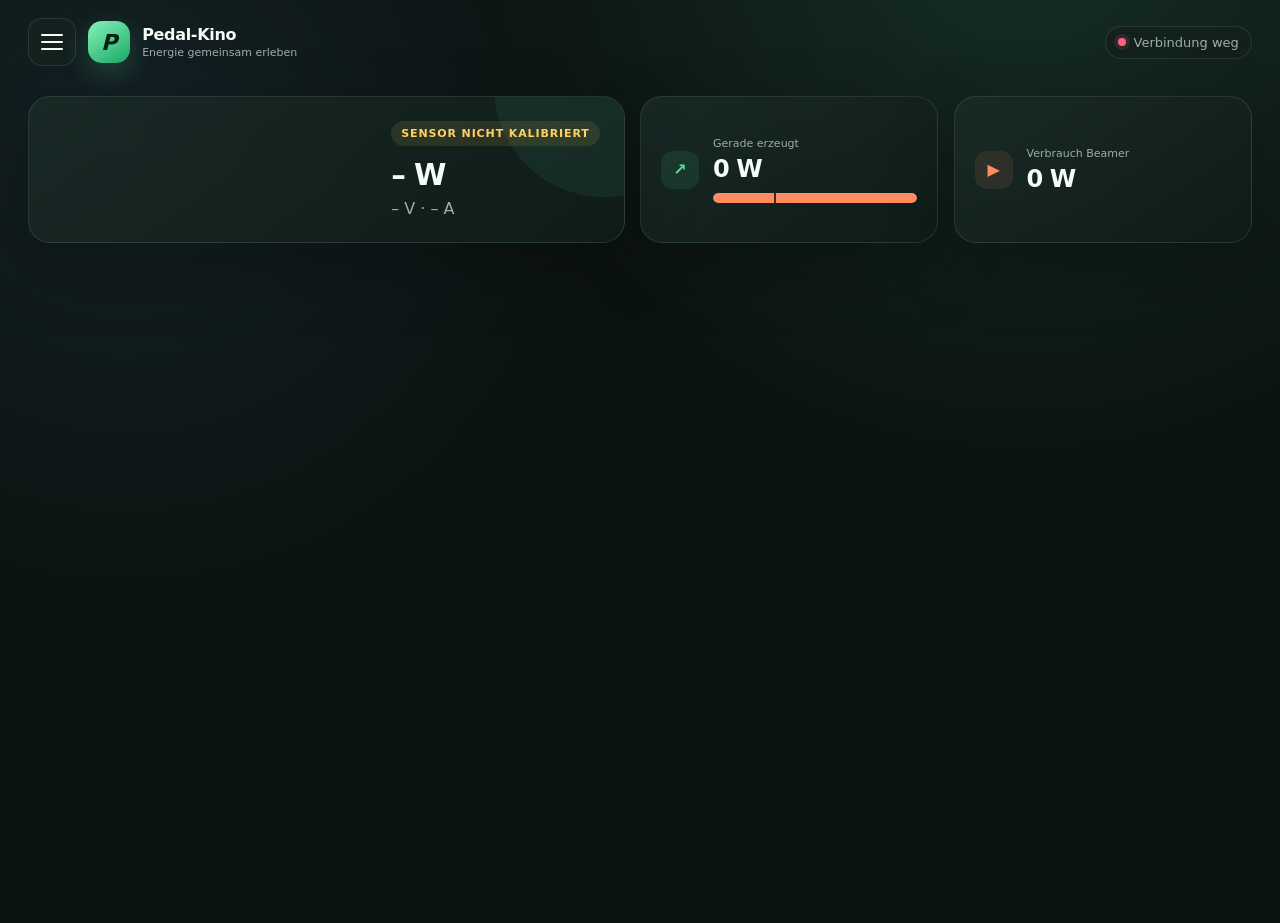
<file: data/index.html>
<!doctype html>
<html lang="de">
  <head>
    <meta charset="utf-8">
    <meta name="viewport" content="width=device-width, initial-scale=1, viewport-fit=cover">
    <meta name="theme-color" content="#101a17">
    <title>Pedal-Kino</title>
    <link rel="stylesheet" href="app.css">
  </head>
  <body>
    <header class="app-header">
      <div class="header-start">
        <button id="menu-toggle" class="menu-toggle" type="button" aria-expanded="false" aria-controls="main-navigation" aria-label="Navigation öffnen"><span></span><span></span><span></span></button>
        <a class="brand" href="#overview" aria-label="Pedal-Kino Übersicht">
          <span class="brand-mark" aria-hidden="true">P</span>
          <span><strong>Pedal-Kino</strong><small>Energie gemeinsam erleben</small></span>
        </a>
      </div>
      <div id="connection-status" class="connection-status" data-state="connecting">
        <span class="status-dot"></span><span class="status-label">Verbinde …</span>
      </div>
    </header>

    <nav id="main-navigation" class="view-nav" aria-label="Ansicht wählen">
      <button type="button" data-view="overview" class="active">Übersicht</button>
      <button type="button" data-view="bike-1">Bike 1</button>
      <button type="button" data-view="bike-2">Bike 2</button>
      <button type="button" data-view="bike-3">Bike 3</button>
      <button type="button" data-view="bike-4">Bike 4</button>
      <button type="button" data-view="ranking">Rangliste</button>
    </nav>

    <main>
      <section id="view-overview" class="view active" aria-label="Übersicht">
        <div class="system-grid">
          <article class="battery-card panel">
            <div id="battery-flow-gauge" class="battery-flow-gauge"></div>
            <div class="battery-copy">
              <span id="flow-badge" class="flow-badge" data-state="unknown">Sensor nicht kalibriert</span>
              <h2><span id="battery-power">–</span> W</h2>
              <p><span id="battery-voltage">–</span> V · <span id="battery-current">–</span> A</p>
            </div>
          </article>

          <article class="metric-card panel">
            <span class="metric-icon generated" aria-hidden="true">↗</span>
            <div class="metric-body"><small>Gerade erzeugt</small><strong><span id="generated-power">0</span> W</strong><div class="power-bar" role="img" aria-label="Erzeugte Leistung, Skala 0 bis 500 Watt"><span id="generated-bar" data-state="low"></span></div></div>
          </article>
          <article class="metric-card panel">
            <span class="metric-icon consumed" aria-hidden="true">▶</span>
            <div><small>Verbrauch Beamer</small><strong><span id="load-power">0</span> W</strong></div>
          </article>
        </div>

        <div id="bike-grid" class="bike-grid"></div>
      </section>

      <section id="view-bike" class="view" aria-live="polite">
        <div id="bike-detail"></div>
      </section>

      <section id="view-ranking" class="view" aria-labelledby="ranking-title">
        <div class="section-heading compact-heading">
          <div><p class="eyebrow">Alle Fahrer</p><h1 id="ranking-title">Rangliste</h1></div>
          <button id="reset-ranking" class="ranking-reset" type="button">Rangliste zurücksetzen</button>
        </div>
        <div id="ranking-list" class="ranking-list"></div>
      </section>

    </main>

    <div id="toast" class="toast" role="status" aria-live="polite"></div>
    <script src="app.js"></script>
  </body>
</html>
</file>
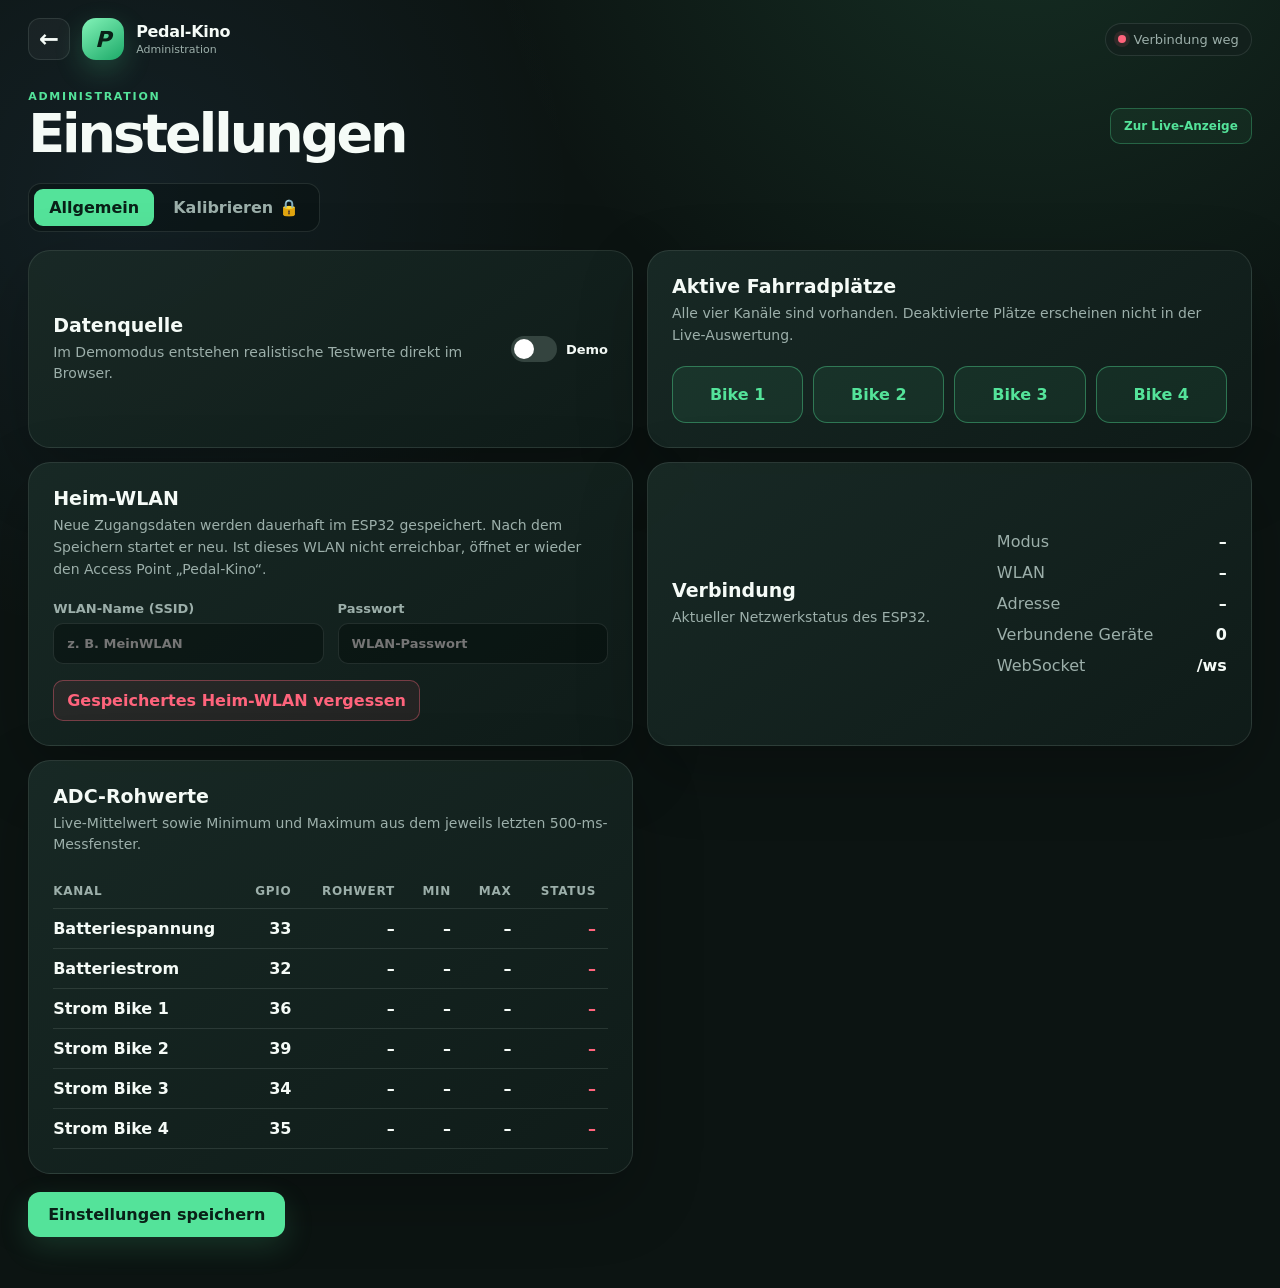
<file: data/config.html>
<!doctype html>
<html lang="de">
  <head>
    <meta charset="utf-8">
    <meta name="viewport" content="width=device-width, initial-scale=1, viewport-fit=cover">
    <meta name="theme-color" content="#101a17">
    <title>Konfiguration · Pedal-Kino</title>
    <link rel="stylesheet" href="app.css">
  </head>
  <body data-page="config">
    <header class="app-header">
      <div class="header-start">
        <a class="config-back" href="/" aria-label="Zurück zur Pedal-Kino-Anzeige">←</a>
        <a class="brand" href="/" aria-label="Pedal-Kino Übersicht">
          <span class="brand-mark" aria-hidden="true">P</span>
          <span><strong>Pedal-Kino</strong><small>Administration</small></span>
        </a>
      </div>
      <div id="connection-status" class="connection-status" data-state="connecting">
        <span class="status-dot"></span><span class="status-label">Verbinde …</span>
      </div>
    </header>

    <main>
      <section class="view active" aria-labelledby="settings-title">
        <div class="section-heading config-heading">
          <div><p class="eyebrow">Administration</p><h1 id="settings-title">Einstellungen</h1></div>
          <a class="secondary-button" href="/">Zur Live-Anzeige</a>
        </div>

        <nav class="settings-subnav" aria-label="Einstellungsbereich">
          <button type="button" class="active" data-settings-pane="general">Allgemein</button>
          <button type="button" data-settings-pane="calibration">Kalibrieren 🔒</button>
        </nav>

        <section id="settings-general" class="settings-pane active">
          <div class="settings-layout">
            <article class="panel settings-card">
              <div class="setting-copy"><h2>Datenquelle</h2><p>Im Demomodus entstehen realistische Testwerte direkt im Browser.</p></div>
              <label class="switch"><input id="demo-mode" type="checkbox"><span></span><b>Demo</b></label>
            </article>

            <article class="panel settings-card vertical">
              <div class="setting-copy"><h2>Aktive Fahrradplätze</h2><p>Alle vier Kanäle sind vorhanden. Deaktivierte Plätze erscheinen nicht in der Live-Auswertung.</p></div>
              <div id="bike-settings" class="bike-settings"></div>
            </article>

            <article class="panel settings-card vertical">
              <div class="setting-copy"><h2>Heim-WLAN</h2><p>Neue Zugangsdaten werden dauerhaft im ESP32 gespeichert. Nach dem Speichern startet er neu. Ist dieses WLAN nicht erreichbar, öffnet er wieder den Access Point „Pedal-Kino“.</p></div>
              <div class="wifi-fields">
                <label><span>WLAN-Name (SSID)</span><input id="wifi-ssid" type="text" maxlength="32" autocomplete="off" placeholder="z. B. MeinWLAN"></label>
                <label><span>Passwort</span><input id="wifi-password" type="password" maxlength="63" autocomplete="new-password" placeholder="WLAN-Passwort"></label>
              </div>
              <button id="forget-wifi" class="danger-button" type="button">Gespeichertes Heim-WLAN vergessen</button>
            </article>

            <article class="panel settings-card info-card">
              <div class="setting-copy"><h2>Verbindung</h2><p>Aktueller Netzwerkstatus des ESP32.</p></div>
              <dl><div><dt>Modus</dt><dd id="network-mode">–</dd></div><div><dt>WLAN</dt><dd id="network-ssid">–</dd></div><div><dt>Adresse</dt><dd id="network-address">–</dd></div><div><dt>Verbundene Geräte</dt><dd id="client-count">0</dd></div><div><dt>WebSocket</dt><dd>/ws</dd></div></dl>
            </article>

            <article class="panel settings-card vertical">
              <div class="setting-copy"><h2>ADC-Rohwerte</h2><p>Live-Mittelwert sowie Minimum und Maximum aus dem jeweils letzten 500-ms-Messfenster.</p></div>
              <div class="adc-table-wrap">
                <table class="adc-table">
                  <thead><tr><th>Kanal</th><th>GPIO</th><th>Rohwert</th><th>Min</th><th>Max</th><th>Status</th></tr></thead>
                  <tbody id="adc-raw-values"><tr><td colspan="6">Noch keine Messwerte</td></tr></tbody>
                </table>
              </div>
            </article>
          </div>
          <button id="save-settings" class="primary-button" type="button">Einstellungen speichern</button>
        </section>

        <section id="settings-calibration" class="settings-pane" aria-labelledby="calibration-title">
          <aside class="calibration-warning" role="alert">
            <strong>Warnung: Kalibrierung nur durch fachkundige Personen</strong>
            <p>Nur durchführen, wenn du den Messaufbau sicher beherrschst und ein strombegrenztes Labornetzteil sowie ein geeignetes Referenzmessgerät zur Verfügung hast. Falsche Verdrahtung oder Stromstärken können Sensoren, ESP32, Leitungen und Netzteil beschädigen und zu gefährlicher Erwärmung führen.</p>
          </aside>
          <div class="calibration-heading">
            <div><p class="eyebrow">Messwerte</p><h2 id="calibration-title">Sensoren kalibrieren</h2></div>
            <div class="calibration-heading-actions">
              <p>Der angezeigte ADC-Rohwert ist über 500 ms gemittelt. Lege den Referenzwert exakt an, kontrolliere ihn mit dem Referenzmessgerät und speichere dann den Punkt.</p>
              <a class="secondary-button" href="/calibration.json" download="pedal-kino-calibration.json">Kalibrierdatei herunterladen</a>
            </div>
          </div>
          <div id="calibration-sensors" class="calibration-sensors"></div>
        </section>
      </section>
    </main>

    <div id="toast" class="toast" role="status" aria-live="polite"></div>
    <script src="app.js"></script>
  </body>
</html>
</file>
<file: data/app.css>
:root {
  color-scheme: dark;
  --bg: #0c1412;
  --panel: #14211e;
  --panel-raised: #192a26;
  --line: rgba(225, 245, 236, 0.11);
  --text: #f5fbf7;
  --muted: #9cafaa;
  --green: #54e39a;
  --green-deep: #1ca968;
  --yellow: #ffd166;
  --orange: #ff8c61;
  --red: #ff647c;
  --blue: #68a9ff;
  --radius: 22px;
  --shadow: 0 24px 70px rgba(0, 0, 0, 0.24);
  font-family: Inter, ui-sans-serif, system-ui, -apple-system, BlinkMacSystemFont, "Segoe UI", sans-serif;
}

* { box-sizing: border-box; }
html { scroll-behavior: smooth; }
body {
  margin: 0;
  min-width: 320px;
  min-height: 100vh;
  color: var(--text);
  background:
    radial-gradient(circle at 80% -10%, rgba(84, 227, 154, 0.13), transparent 34rem),
    radial-gradient(circle at 10% 15%, rgba(104, 169, 255, 0.08), transparent 28rem),
    var(--bg);
}
button, input { font: inherit; }
button { color: inherit; }

.app-header {
  width: 100%;
  padding: 18px clamp(16px, 2.2vw, 42px);
  display: flex;
  align-items: center;
  justify-content: space-between;
  gap: 20px;
}
.header-start { display: flex; align-items: center; gap: 12px; }
.menu-toggle { width: 48px; height: 48px; flex: 0 0 auto; padding: 12px; display: grid; align-content: center; gap: 5px; border: 1px solid var(--line); border-radius: 14px; background: var(--panel); cursor: pointer; }
.menu-toggle span { display: block; width: 100%; height: 2px; border-radius: 2px; background: var(--text); transition: transform .2s ease, opacity .2s ease; }
.menu-toggle[aria-expanded="true"] span:first-child { transform: translateY(7px) rotate(45deg); }
.menu-toggle[aria-expanded="true"] span:nth-child(2) { opacity: 0; }
.menu-toggle[aria-expanded="true"] span:last-child { transform: translateY(-7px) rotate(-45deg); }
.brand { color: inherit; text-decoration: none; display: flex; align-items: center; gap: 12px; }
.brand-mark {
  width: 42px; height: 42px; display: grid; place-items: center; border-radius: 14px;
  color: #092017; font-size: 22px; font-weight: 900; font-style: italic;
  background: linear-gradient(145deg, #83f3b8, var(--green-deep)); box-shadow: 0 10px 28px rgba(84, 227, 154, .22);
}
.brand strong, .brand small { display: block; }
.brand strong { letter-spacing: -.02em; }
.brand small { color: var(--muted); font-size: 11px; margin-top: 2px; }
.connection-status {
  display: flex; align-items: center; gap: 8px; padding: 8px 12px; border: 1px solid var(--line);
  border-radius: 999px; color: var(--muted); font-size: 13px; background: rgba(20, 33, 30, .72);
}
.status-dot { width: 8px; height: 8px; border-radius: 50%; background: var(--yellow); box-shadow: 0 0 0 4px rgba(255, 209, 102, .12); }
.connection-status[data-state="live"] .status-dot { background: var(--green); box-shadow: 0 0 0 4px rgba(84, 227, 154, .12); }
.connection-status[data-state="offline"] .status-dot { background: var(--red); box-shadow: 0 0 0 4px rgba(255, 100, 124, .12); }
.connection-status[data-state="demo"] .status-dot { background: var(--blue); box-shadow: 0 0 0 4px rgba(104, 169, 255, .12); }

.view-nav {
  position: fixed; top: 78px; left: clamp(16px, 2.2vw, 42px); z-index: 30; width: min(360px, calc(100vw - 32px)); padding: 10px;
  display: grid; gap: 6px; border: 1px solid var(--line); visibility: hidden; opacity: 0; transform: translateY(-8px); pointer-events: none;
  border-radius: 18px; background: rgba(12, 20, 18, .97); backdrop-filter: blur(18px); box-shadow: 0 24px 70px rgba(0, 0, 0, .42); transition: opacity .2s ease, transform .2s ease, visibility .2s;
}
.view-nav.open { visibility: visible; opacity: 1; transform: translateY(0); pointer-events: auto; }
.view-nav button {
  width: 100%; min-height: 54px; padding: 13px 18px; border: 0; border-radius: 12px; text-align: left;
  background: transparent; color: var(--muted); font-size: 18px; font-weight: 800; cursor: pointer; transition: .2s ease;
}
.view-nav button:hover { color: var(--text); background: rgba(255, 255, 255, .04); }
.view-nav button.active { color: #092017; background: var(--green); box-shadow: 0 8px 22px rgba(84, 227, 154, .17); }
.view-nav button.disabled { opacity: .36; }

main { width: 100%; min-height: calc(100vh - 84px); padding: 12px clamp(16px, 2.2vw, 42px) clamp(28px, 4vw, 64px); }
.view { display: none; animation: rise .3s ease; }
.view.active { display: block; min-height: calc(100vh - 124px); }
@keyframes rise { from { opacity: 0; transform: translateY(7px); } }
.section-heading, .subheading { display: flex; align-items: end; justify-content: space-between; gap: 24px; margin-bottom: 22px; }
.section-heading h1 { margin: 3px 0 0; font-size: clamp(30px, 5vw, 54px); line-height: 1.02; letter-spacing: -.055em; }
.eyebrow { margin: 0; color: var(--green); text-transform: uppercase; letter-spacing: .16em; font-size: 11px; font-weight: 800; }
.last-update, .subheading > p { color: var(--muted); font-size: 13px; }
.panel { border: 1px solid var(--line); border-radius: var(--radius); background: linear-gradient(145deg, rgba(25, 42, 38, .94), rgba(16, 28, 25, .94)); box-shadow: var(--shadow); }

.system-grid { display: grid; grid-template-columns: minmax(390px, 2fr) repeat(2, minmax(190px, 1fr)); gap: clamp(10px, 1.2vw, 20px); margin-bottom: clamp(12px, 1.5vw, 24px); }
.battery-card { display: flex; align-items: center; gap: 24px; padding: 24px; overflow: hidden; position: relative; }
.battery-card::after { content: ""; position: absolute; width: 220px; height: 220px; right: -90px; top: -120px; border-radius: 50%; background: rgba(84, 227, 154, .07); }
.battery-flow-gauge { flex: 1 1 260px; min-width: 210px; max-width: 320px; position: relative; z-index: 1; }
.battery-flow-svg { width: 100%; display: block; overflow: visible; }
.battery-flow-discharge, .battery-flow-charge { fill: none; stroke-width: 10; stroke-linecap: round; }
.battery-flow-discharge { stroke: var(--orange); }
.battery-flow-charge { stroke: var(--green); }
.battery-flow-ticks line { stroke: rgba(245,251,247,.55); stroke-width: 1.5; }
.battery-flow-ticks text { fill: var(--muted); font-size: 8px; text-anchor: middle; dominant-baseline: middle; }
.battery-flow-needle { transform-origin: 110px 100px; transition: transform .45s cubic-bezier(.2,.8,.2,1); }
.battery-flow-needle path { fill: var(--text); filter: drop-shadow(0 3px 3px rgba(0,0,0,.45)); }
.battery-flow-needle.unavailable { opacity: .25; }
.battery-flow-side { font-size: 10px; font-weight: 800; text-transform: uppercase; letter-spacing: .07em; }
.battery-flow-side.discharge { fill: var(--orange); }
.battery-flow-side.charge { fill: var(--green); }
.battery-copy { min-width: 145px; position: relative; z-index: 1; }
.battery-copy h2 { margin: 12px 0 7px; font-size: clamp(20px, 2.3vw, 30px); letter-spacing: -.035em; }
.battery-copy p { margin: 0; color: var(--muted); }
.flow-badge { display: inline-grid; max-width: 100%; padding: 6px 10px; border-radius: 999px; color: var(--yellow); background: rgba(255, 209, 102, .1); font-size: 11px; font-weight: 800; text-transform: uppercase; letter-spacing: .08em; }
.flow-badge > span { grid-area: 1 / 1; }
.flow-badge .flow-ghost { visibility: hidden; }
.flow-badge[data-state="charging"] { color: var(--green); background: rgba(84, 227, 154, .1); }
.flow-badge[data-state="discharging"] { color: var(--orange); background: rgba(255, 140, 97, .1); }
.metric-card { min-height: 110px; padding: 20px; display: flex; align-items: center; gap: 14px; }
.metric-icon { width: 38px; height: 38px; flex: 0 0 auto; display: grid; place-items: center; border-radius: 12px; font-weight: 900; }
.metric-icon.generated { color: var(--green); background: rgba(84,227,154,.1); }
.metric-icon.consumed { color: var(--orange); background: rgba(255,140,97,.1); }
.metric-icon.clients { color: var(--blue); background: rgba(104,169,255,.1); }
.metric-card small, .metric-card strong { display: block; }
.metric-card small { color: var(--muted); font-size: 11px; margin-bottom: 5px; }
.metric-card strong { font-size: 24px; letter-spacing: -.04em; }
.metric-body { flex: 1; min-width: 0; }
.power-bar { position: relative; height: 10px; margin-top: 10px; border-radius: 999px; background: rgba(245,251,247,.1); overflow: hidden; }
.power-bar::after { content: ""; position: absolute; left: 30%; top: 0; bottom: 0; width: 2px; background: rgba(12,20,18,.8); }
.power-bar span { display: block; height: 100%; border-radius: 999px; background: var(--orange); transition: width .45s cubic-bezier(.2,.8,.2,1), background-color .3s; }
.power-bar span[data-state="good"] { background: var(--green); }

.subheading { margin-bottom: 16px; }
.subheading h2 { margin: 3px 0 0; font-size: 25px; letter-spacing: -.04em; }
.bike-grid { display: grid; grid-template-columns: repeat(auto-fit, minmax(min(280px, 100%), 1fr)); gap: clamp(10px, 1.2vw, 20px); }
.bike-card { padding: 20px; cursor: pointer; transition: transform .2s ease, border-color .2s ease; overflow: hidden; }
.bike-card:hover { transform: translateY(-3px); border-color: rgba(84, 227, 154, .35); }
.bike-card.disabled { opacity: .46; filter: saturate(.3); cursor: default; }
.bike-card-head { display: flex; align-items: center; justify-content: space-between; gap: 12px; }
.bike-identity { display: flex; align-items: center; gap: 10px; }
.bike-rider { display: grid; justify-items: start; }
.bike-rider small { margin-top: 1px; color: var(--muted); font-size: 10px; }
.bike-rider small.placeholder { visibility: hidden; }
.rider-name { font-size: 17px; font-weight: 850; }
.bike-number { display: grid; place-items: center; width: 34px; height: 34px; border-radius: 11px; color: #092017; background: var(--green); font-weight: 900; }
.bike-state { color: var(--muted); font-size: 11px; text-transform: uppercase; letter-spacing: .1em; }
.bike-power { margin: -4px 0 5px; font-size: 42px; line-height: 1; letter-spacing: -.06em; }
.bike-power small { color: var(--muted); font-size: 16px; letter-spacing: 0; }
.bike-energy { margin: 0; color: var(--muted); font-size: 13px; }
.bike-energy-row { display: flex; align-items: center; justify-content: space-between; gap: 10px; }
.energy-reset { padding: 7px 10px; border: 1px solid var(--line); border-radius: 8px; color: var(--muted); background: rgba(255,255,255,.03); font-size: 11px; font-weight: 800; cursor: pointer; white-space: nowrap; }
.energy-reset:hover { color: var(--text); border-color: rgba(84,227,154,.35); }
.detail-reset { margin-top: 14px; padding: 8px 10px; font-size: 11px; }
.sparkline { width: calc(100% + 40px); height: 66px; margin: 18px -20px -20px; display: block; }
.sparkline path.area { fill: rgba(84, 227, 154, .08); }
.sparkline polyline { fill: none; stroke: var(--green); stroke-width: 2.2; vector-effect: non-scaling-stroke; }

.needle-gauge { display: block; overflow: visible; }
.needle-gauge.compact { width: 100%; height: 112px; margin: 12px auto 0; }
.needle-gauge.large { position: absolute; width: min(43%, 270px); right: 30px; top: 50%; transform: translateY(-52%); }
.gauge-track, .gauge-zone { fill: none; stroke-width: 8; stroke-linecap: round; }
.gauge-track { stroke: rgba(255,255,255,.07); }
.gauge-zone.low { stroke: var(--orange); }
.gauge-zone.good { stroke: var(--green); }
.gauge-zone.peak { stroke: var(--yellow); }
.gauge-ticks line { stroke: rgba(245,251,247,.48); stroke-width: 1.4; }
.gauge-labels text { fill: var(--muted); font-size: 7px; text-anchor: middle; dominant-baseline: middle; }
.gauge-needle { transform-origin: 90px 87px; transition: transform .45s cubic-bezier(.2,.8,.2,1); }
.gauge-needle path { fill: var(--text); filter: drop-shadow(0 3px 3px rgba(0,0,0,.45)); }
.gauge-hub { fill: var(--panel-raised); stroke: var(--text); stroke-width: 3; }

.bike-detail-header { display: flex; align-items: center; justify-content: space-between; gap: 20px; margin-bottom: 20px; }
.bike-detail-header h1 { margin: 2px 0 0; font-size: clamp(34px, 7vw, 64px); letter-spacing: -.06em; }
.live-chip { color: var(--green); font-size: 12px; font-weight: 800; text-transform: uppercase; letter-spacing: .1em; }
.detail-grid { min-height: calc(100vh - 210px); display: grid; grid-template-columns: minmax(0, 1.7fr) minmax(280px, 1fr); gap: clamp(10px, 1.2vw, 20px); }
.power-stage { min-height: 350px; padding: 34px; display: flex; flex-direction: column; justify-content: space-between; position: relative; overflow: hidden; }
.power-stage::after { content: ""; position: absolute; width: 320px; height: 320px; right: -130px; bottom: -170px; border-radius: 50%; background: rgba(84,227,154,.09); }
.power-stage .giant-power { font-size: clamp(80px, 15vw, 150px); line-height: .85; letter-spacing: -.08em; font-weight: 850; }
.power-stage .giant-power small { font-size: .2em; color: var(--muted); letter-spacing: 0; }
.power-stage-copy { position: relative; z-index: 2; }
.effort-bar { height: 10px; border-radius: 99px; overflow: hidden; background: rgba(255,255,255,.07); }
.effort-bar span { display: block; height: 100%; width: 0; border-radius: inherit; background: linear-gradient(90deg, var(--green-deep), var(--green), var(--yellow)); transition: width .5s ease; }
.detail-side { display: grid; gap: 14px; }
.detail-metric { padding: 26px; }
.detail-metric small { color: var(--muted); }
.detail-metric strong { display: block; margin-top: 8px; font-size: 34px; letter-spacing: -.05em; }
.history-panel { grid-column: 1 / -1; padding: 24px; }
.history-panel h2 { margin: 0 0 18px; font-size: 18px; }
.history-panel .sparkline { width: 100%; height: 150px; margin: 0; }

.ranking-list { display: grid; gap: 10px; }
.ranking-entry { min-height: 82px; padding: 16px 22px; display: grid; grid-template-columns: 64px minmax(150px, 1fr) minmax(110px, auto) minmax(90px, auto); align-items: center; gap: 18px; }
.ranking-position { color: var(--green); font-size: 28px; font-weight: 900; }
.ranking-rider strong, .ranking-rider small { display: block; }
.ranking-rider strong { font-size: 20px; }
.ranking-rider small, .ranking-bike { margin-top: 3px; color: var(--muted); font-size: 12px; }
.rider-name-edit { margin-top: 7px; padding: 0; border: 0; color: var(--green); background: transparent; font: inherit; font-size: 11px; font-weight: 800; cursor: pointer; }
.bike-rider .rider-name-edit { margin-top: 3px; }
.detail-name-edit { margin-top: 8px; font-size: 13px; }
.ranking-energy { text-align: right; font-size: 28px; font-weight: 850; }
.ranking-energy small { color: var(--muted); font-size: 13px; }
.ranking-live { justify-self: end; padding: 6px 9px; border-radius: 999px; color: var(--green); background: rgba(84,227,154,.1); font-size: 10px; font-weight: 850; text-transform: uppercase; letter-spacing: .07em; }
.ranking-empty { padding: 32px; color: var(--muted); text-align: center; }
.compact-heading { margin-bottom: 16px; }
.ranking-reset { padding: 10px 14px; border: 1px solid rgba(255,140,97,.4); border-radius: 10px; color: var(--orange); background: rgba(255,140,97,.08); font-weight: 800; cursor: pointer; }
.ranking-reset:hover { border-color: var(--orange); background: rgba(255,140,97,.14); }
.settings-layout { display: grid; grid-template-columns: repeat(auto-fit, minmax(min(400px, 100%), 1fr)); gap: 14px; }
.settings-subnav { width: fit-content; margin: 0 0 18px; padding: 5px; display: flex; gap: 4px; border: 1px solid var(--line); border-radius: 13px; background: rgba(4,12,10,.34); }
.settings-subnav button { padding: 9px 15px; border: 0; border-radius: 9px; color: var(--muted); background: transparent; font-weight: 800; cursor: pointer; }
.settings-subnav button.active { color: #092017; background: var(--green); }
.settings-pane { display: none; }
.settings-pane.active { display: block; }
.config-heading { align-items: center; }
.config-back { width: 42px; height: 42px; display: grid; place-items: center; border: 1px solid var(--line); border-radius: 12px; color: var(--text); background: rgba(255,255,255,.04); font-size: 24px; font-weight: 800; text-decoration: none; }
.settings-card { padding: 24px; display: flex; align-items: center; justify-content: space-between; gap: 30px; }
.settings-card.vertical { display: block; }
.setting-copy h2 { margin: 0 0 6px; font-size: 19px; }
.setting-copy p { margin: 0; color: var(--muted); line-height: 1.55; font-size: 14px; }
.switch { display: flex; align-items: center; gap: 9px; cursor: pointer; }
.switch input { position: absolute; opacity: 0; pointer-events: none; }
.switch span { width: 46px; height: 26px; border-radius: 99px; padding: 3px; background: #34443f; transition: .2s; }
.switch span::after { content: ""; display: block; width: 20px; height: 20px; border-radius: 50%; background: white; transition: .2s; }
.switch input:checked + span { background: var(--green-deep); }
.switch input:checked + span::after { transform: translateX(20px); }
.switch b { font-size: 13px; }
.bike-settings { display: grid; grid-template-columns: repeat(4, 1fr); gap: 10px; margin-top: 20px; }
.bike-toggle { cursor: pointer; }
.bike-toggle input { position: absolute; opacity: 0; }
.bike-toggle span { display: block; padding: 18px 10px; text-align: center; border: 1px solid var(--line); border-radius: 14px; color: var(--muted); font-weight: 800; transition: .2s; }
.bike-toggle input:checked + span { color: var(--green); border-color: rgba(84,227,154,.4); background: rgba(84,227,154,.08); }
.wifi-fields { display: grid; grid-template-columns: 1fr 1fr; gap: 14px; margin-top: 20px; }
.wifi-fields label { display: grid; gap: 7px; color: var(--muted); font-size: 13px; font-weight: 700; }
.wifi-fields input { width: 100%; box-sizing: border-box; padding: 12px 13px; border: 1px solid var(--line); border-radius: 10px; color: var(--text); background: rgba(4,12,10,.45); outline: none; }
.wifi-fields input:focus { border-color: var(--green); box-shadow: 0 0 0 3px rgba(84,227,154,.1); }
.danger-button { margin-top: 16px; padding: 10px 13px; border: 1px solid rgba(255,100,124,.38); border-radius: 10px; color: var(--red); background: rgba(255,100,124,.08); font-weight: 800; cursor: pointer; }
.adc-table-wrap { margin-top: 18px; overflow-x: auto; }
.adc-table { width: 100%; border-collapse: collapse; font-variant-numeric: tabular-nums; }
.adc-table th, .adc-table td { padding: 10px 12px; border-bottom: 1px solid var(--line); text-align: right; white-space: nowrap; }
.adc-table th:first-child, .adc-table td:first-child { padding-left: 0; text-align: left; }
.adc-table th { color: var(--muted); font-size: 12px; text-transform: uppercase; letter-spacing: .06em; }
.adc-table td { font-weight: 700; }
.adc-table .adc-ok { color: var(--green); }
.adc-table .adc-fault { color: var(--red); }
.info-card dl { min-width: 230px; margin: 0; }
.info-card dl div { display: flex; justify-content: space-between; gap: 22px; padding: 6px 0; }
.info-card dt { color: var(--muted); }
.info-card dd { margin: 0; font-weight: 700; }
.primary-button { margin-top: 18px; padding: 13px 20px; border: 0; border-radius: 12px; color: #092017; background: var(--green); font-weight: 850; cursor: pointer; box-shadow: 0 10px 30px rgba(84,227,154,.16); }
.calibration-warning { margin: 0 0 20px; padding: 18px 20px; border: 1px solid rgba(255,100,124,.46); border-radius: 16px; color: #ffdbe1; background: rgba(255,100,124,.1); }
.calibration-warning strong { display: block; color: var(--red); font-size: 17px; }
.calibration-warning p { max-width: 980px; margin: 7px 0 0; line-height: 1.55; }
.calibration-heading { margin: 4px 0 18px; display: flex; align-items: end; justify-content: space-between; gap: 30px; }
.calibration-heading h2 { margin: 3px 0 0; font-size: 26px; letter-spacing: -.04em; }
.calibration-heading-actions { max-width: 460px; display: grid; justify-items: start; gap: 12px; }
.calibration-heading-actions p { margin: 0; color: var(--muted); font-size: 14px; line-height: 1.5; }
.secondary-button { display: inline-flex; padding: 10px 13px; border: 1px solid rgba(84,227,154,.3); border-radius: 10px; color: var(--green); background: rgba(84,227,154,.06); text-decoration: none; font-size: 12px; font-weight: 850; }
.calibration-sensors { display: grid; grid-template-columns: repeat(auto-fit, minmax(min(460px, 100%), 1fr)); gap: 14px; }
.calibration-card { padding: 22px; }
.calibration-card.voltage-calibration, .calibration-card.battery-current-calibration, .calibration-card.bike-zero-calibration { grid-column: 1 / -1; }
.battery-current-calibration .zero-channels { grid-template-columns: 1fr; }
.calibration-card-head { display: flex; align-items: center; justify-content: space-between; gap: 20px; margin-bottom: 18px; }
.calibration-card-head h3 { margin: 3px 0 0; font-size: 21px; }
.live-raw { min-width: 94px; padding: 9px 12px; border: 1px solid rgba(104,169,255,.25); border-radius: 11px; text-align: right; background: rgba(104,169,255,.07); font-variant-numeric: tabular-nums; }
.live-raw small, .live-raw strong { display: block; }
.live-raw small { color: var(--blue); font-size: 10px; text-transform: uppercase; letter-spacing: .07em; }
.live-raw strong { margin-top: 2px; font-size: 20px; }
.calibration-points { display: grid; gap: 8px; }
.voltage-calibration .calibration-points { grid-template-columns: repeat(2, 1fr); }
.calibration-point { padding: 12px; display: grid; grid-template-columns: minmax(105px, 1fr) minmax(100px, .8fr) auto; align-items: center; gap: 12px; border: 1px solid var(--line); border-radius: 12px; background: rgba(4,12,10,.25); }
.calibration-point.is-calibrated { border-color: rgba(84,227,154,.25); background: rgba(84,227,154,.04); }
.calibration-reference strong, .calibration-reference span, .calibration-raw small, .calibration-raw strong { display: block; }
.calibration-reference strong { font-size: 17px; }
.calibration-status { margin-top: 3px; color: var(--muted); font-size: 11px; }
.is-calibrated .calibration-status { color: var(--green); }
.calibration-raw { font-variant-numeric: tabular-nums; }
.calibration-raw small { color: var(--muted); font-size: 10px; }
.calibration-raw strong { margin-top: 2px; }
.calibration-actions { display: flex; gap: 6px; justify-content: flex-end; }
.calibration-actions button { padding: 8px 10px; border: 1px solid var(--line); border-radius: 9px; color: var(--text); background: rgba(255,255,255,.04); font-size: 11px; font-weight: 800; cursor: pointer; }
.calibration-actions button:disabled { opacity: .55; cursor: wait; }
.calibration-actions .calibration-save { color: var(--green); border-color: rgba(84,227,154,.28); }
.calibration-actions .calibration-clear { color: var(--red); }
.zero-calibration-start { margin: 0; white-space: nowrap; }
.zero-calibration-start:disabled { opacity: .55; cursor: wait; }
.zero-calibration-note { margin: -4px 0 16px; color: var(--muted); line-height: 1.5; }
.zero-channels { display: grid; grid-template-columns: repeat(4, 1fr); gap: 8px; }
.zero-channel { padding: 12px; display: grid; gap: 4px; border: 1px solid var(--line); border-radius: 11px; background: rgba(4,12,10,.25); font-variant-numeric: tabular-nums; }
.zero-channel strong { color: var(--green); }
.zero-channel span { color: var(--muted); font-size: 12px; }
.zero-progress { height: 8px; margin-top: 16px; overflow: hidden; border-radius: 99px; background: rgba(255,255,255,.07); }
.zero-progress span { display: block; width: 0; height: 100%; border-radius: inherit; background: var(--green); transition: width .5s linear; }
.zero-progress-copy { display: block; margin-top: 7px; color: var(--muted); text-align: right; }
.voltage-progress { margin-top: 14px; }
.toast { position: fixed; left: 50%; bottom: 24px; z-index: 50; transform: translate(-50%, 20px); padding: 11px 16px; border-radius: 999px; color: #092017; background: var(--green); font-weight: 800; font-size: 13px; opacity: 0; pointer-events: none; transition: .25s ease; }
.toast.show { opacity: 1; transform: translate(-50%, 0); }

@media (max-width: 980px) {
  .system-grid { grid-template-columns: repeat(2, 1fr); }
  .battery-card { grid-column: 1 / -1; grid-row: auto; }
  .bike-grid { grid-template-columns: repeat(auto-fit, minmax(min(280px, 100%), 1fr)); }
}
@media (max-width: 680px) {
  .app-header { padding: 17px 16px 14px; }
  .brand small { display: none; }
  .status-label { max-width: 90px; overflow: hidden; text-overflow: ellipsis; white-space: nowrap; }
  .view-nav { top: 72px; left: 12px; width: min(360px, calc(100vw - 24px)); }
  main { padding: 0 16px 42px; }
  .section-heading { align-items: start; display: block; }
  .last-update { margin-top: 10px; }
  .system-grid { grid-template-columns: 1fr 1fr; }
  .battery-card { padding: 22px; gap: 20px; }
  .battery-flow-gauge { min-width: 180px; }
  .bike-grid { grid-template-columns: 1fr; }
  .subheading > p { display: none; }
  .detail-grid { grid-template-columns: 1fr; }
  .power-stage { min-height: 300px; padding: 26px; }
  .needle-gauge.large { position: relative; width: min(100%, 280px); right: auto; top: auto; transform: none; margin: 8px auto -4px; }
  .history-panel { grid-column: auto; }
  .bike-settings { grid-template-columns: 1fr 1fr; }
  .wifi-fields { grid-template-columns: 1fr; }
  .calibration-heading { display: block; }
  .calibration-heading-actions { margin-top: 10px; }
  .calibration-sensors { grid-template-columns: 1fr; }
  .calibration-card.voltage-calibration, .calibration-card.battery-current-calibration, .calibration-card.bike-zero-calibration { grid-column: auto; }
  .voltage-calibration .calibration-points { grid-template-columns: 1fr; }
  .settings-card { align-items: flex-start; }
  .zero-channels { grid-template-columns: 1fr 1fr; }
  .info-card { display: block; }
  .info-card dl { margin-top: 18px; min-width: 0; }
}
@media (max-width: 420px) {
  .connection-status { padding: 8px; }
  .connection-status .status-label { display: none; }
  .brand-mark { display: none; }
  .battery-card { display: block; }
  .battery-flow-gauge { min-width: 0; margin: 0 auto 12px; }
  .system-grid { grid-template-columns: 1fr; }
  .calibration-point { grid-template-columns: 1fr auto; }
  .calibration-actions { grid-column: 1 / -1; justify-content: stretch; }
  .calibration-actions button { flex: 1; }
  .ranking-entry { grid-template-columns: 42px 1fr auto; padding: 14px; gap: 10px; }
  .ranking-position { font-size: 22px; }
  .ranking-energy { font-size: 21px; }
  .ranking-live { grid-column: 2 / -1; justify-self: start; }
  .zero-channels { grid-template-columns: 1fr; }
  .bike-zero-calibration .calibration-card-head, .battery-current-calibration .calibration-card-head { align-items: stretch; flex-direction: column; }
}
@media (prefers-reduced-motion: reduce) { *, *::before, *::after { scroll-behavior: auto !important; transition-duration: .01ms !important; animation-duration: .01ms !important; } }
</file>
